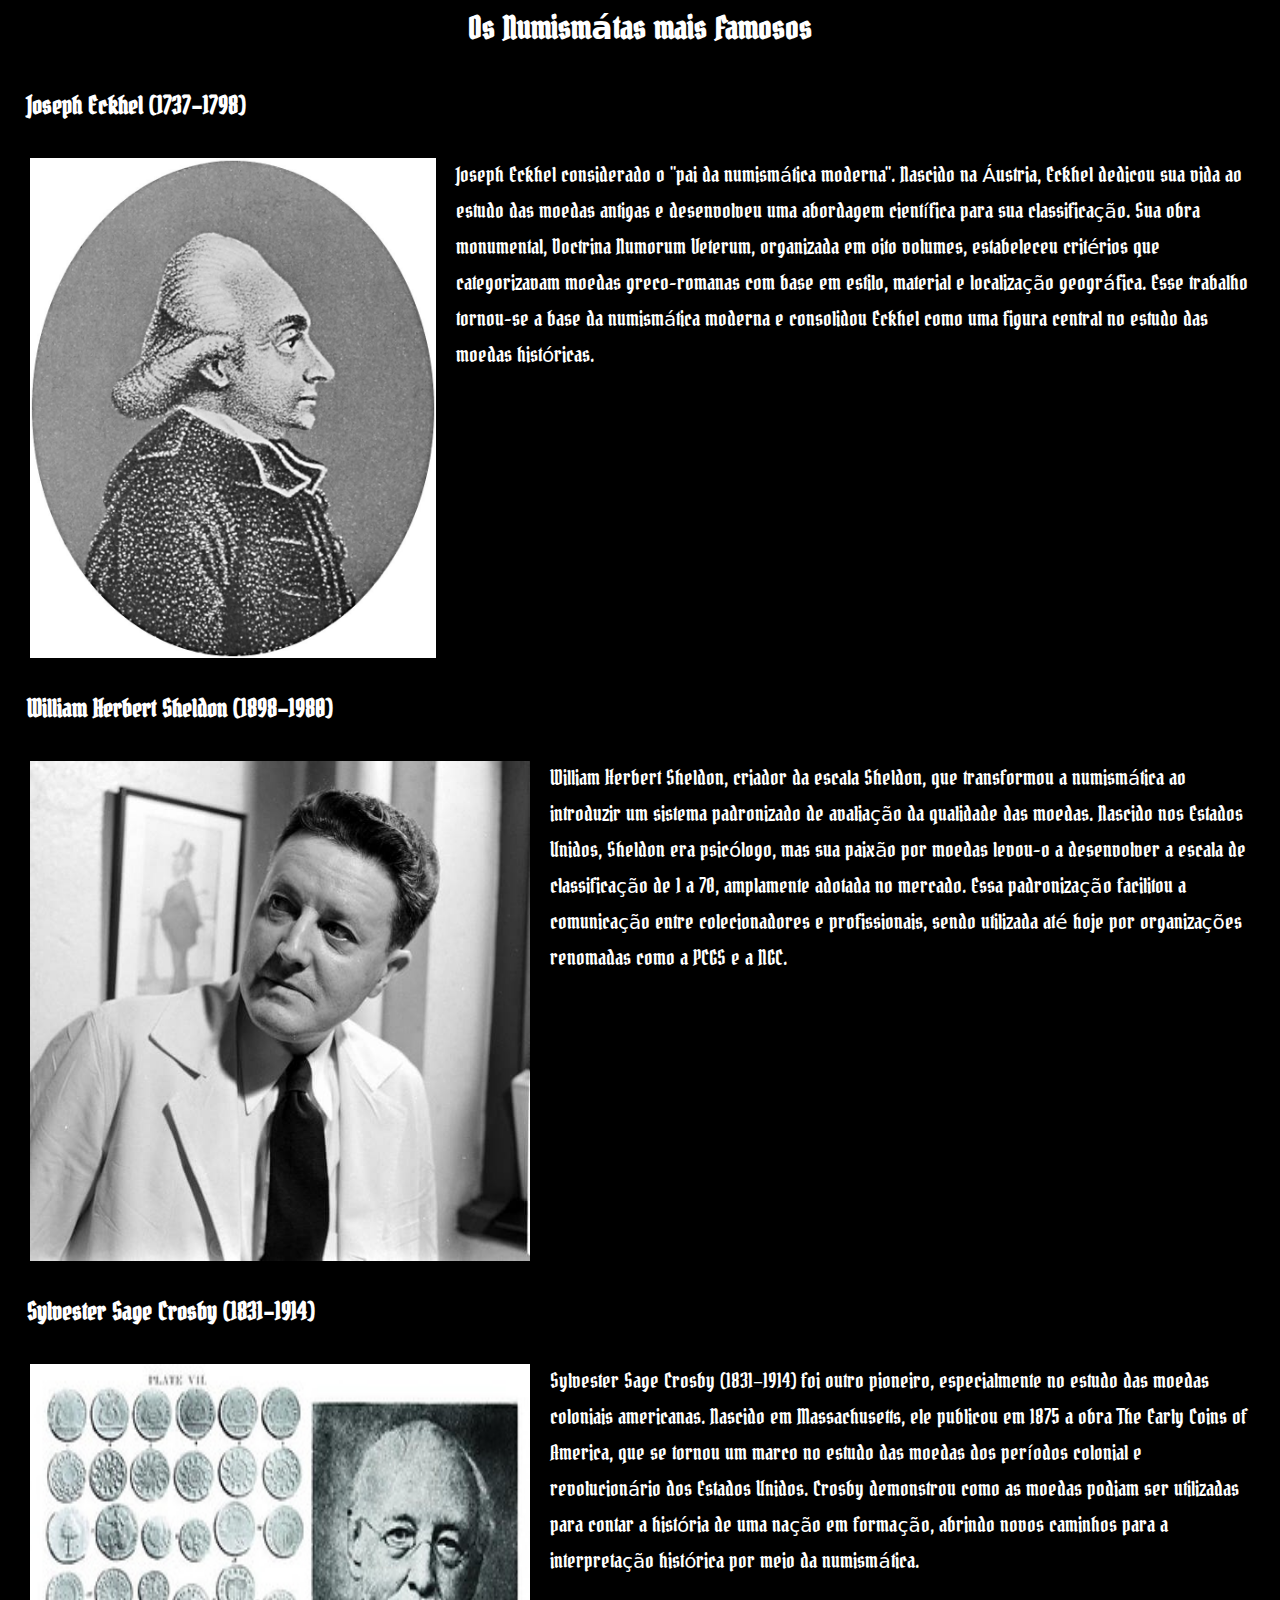
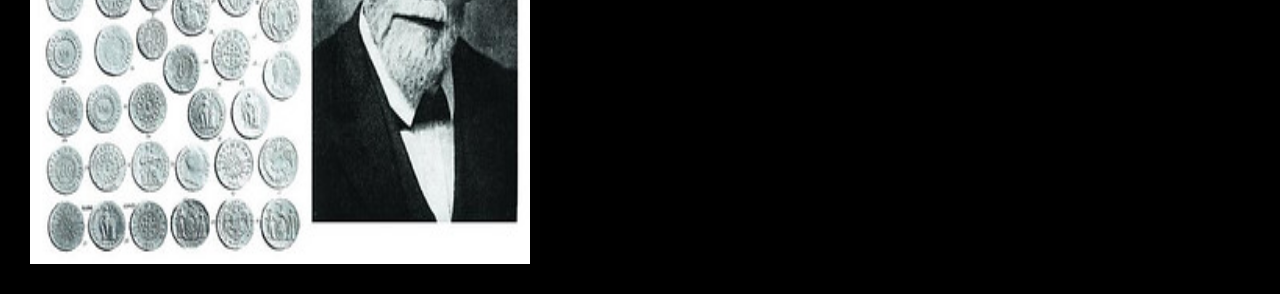
<file: numismata_definitivo/colecionaveis.html>
<!DOCTYPE html>
<html lang="pt-br">
<head>
    <meta charset="UTF-8">
    <meta name="viewport" content="width=device-width, initial-scale=1.0">
    <title>Colecionaveis</title>
    <link rel="stylesheet" href="css/colecionadores.css">
    <link rel="preconnect" href="https://fonts.googleapis.com">
<link rel="preconnect" href="https://fonts.gstatic.com" crossorigin>
<link href="https://fonts.googleapis.com/css2?family=Bokor&display=swap" rel="stylesheet">
</head>
<body>
    <header><h1>Os Numismátas mais Famosos</h1></header>
    <main>
        <section>
            <h2>Joseph Eckhel (1737–1798)</h2>
    
            <div class="container01">
                <img src="img/Joseph_Hilarius_Eckhel.jpg" alt="josephhilarius" height="500px">

                <p>Joseph Eckhel considerado o "pai da numismática moderna". Nascido na Áustria, Eckhel dedicou sua vida ao estudo das moedas antigas e desenvolveu uma abordagem científica para sua classificação. Sua obra monumental, Doctrina Numorum Veterum, organizada em oito volumes, estabeleceu critérios que categorizavam moedas greco-romanas com base em estilo, material e localização geográfica. Esse trabalho tornou-se a base da numismática moderna e consolidou Eckhel como uma figura central no estudo das moedas históricas.</p>
            </div>

            <h2>William Herbert Sheldon (1898–1980)</h2>

            <div class="container02">

                <img src="img/william_herbert_sheldon.jpg" alt="sheldon" height="500px" width="500px">

                <p>William Herbert Sheldon, criador da escala Sheldon, que transformou a numismática ao introduzir um sistema padronizado de avaliação da qualidade das moedas. Nascido nos Estados Unidos, Sheldon era psicólogo, mas sua paixão por moedas levou-o a desenvolver a escala de classificação de 1 a 70, amplamente adotada no mercado. Essa padronização facilitou a comunicação entre colecionadores e profissionais, sendo utilizada até hoje por organizações renomadas como a PCGS e a NGC.</p>

            </div>

            <h2>Sylvester Sage Crosby (1831–1914)</h2>

            <div class="container03">

                <img src="img/sylvester_sage.jpg" alt="sylvester" height="500px" width="500px">

                <p>Sylvester Sage Crosby (1831–1914) foi outro pioneiro, especialmente no estudo das moedas coloniais americanas. Nascido em Massachusetts, ele publicou em 1875 a obra The Early Coins of America, que se tornou um marco no estudo das moedas dos períodos colonial e revolucionário dos Estados Unidos. Crosby demonstrou como as moedas podiam ser utilizadas para contar a história de uma nação em formação, abrindo novos caminhos para a interpretação histórica por meio da numismática.</p>



            </div>
    
    </section></main>
    <footer></footer>
</body>
</html>
</file>
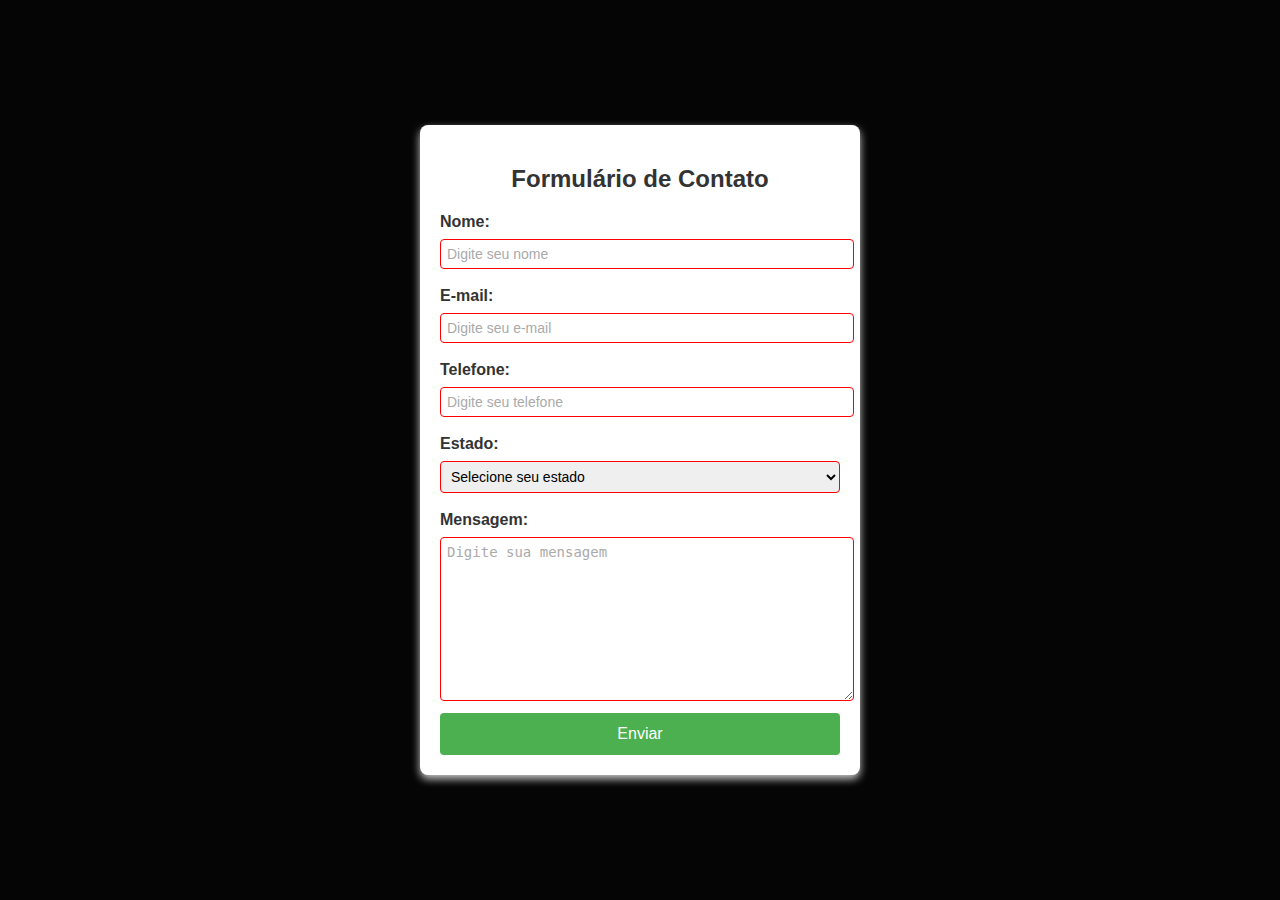
<file: numismata_definitivo/formulario.html>
<!DOCTYPE html>
<html lang="pt-br">
<head>
    <meta charset="UTF-8">
    <meta name="viewport" content="width=device-width, initial-scale=1.0">
    <title>Formulário de Contato</title>
    <link rel="stylesheet" href="css/form.css"> <!-- Referência para o arquivo CSS -->
    <script src="javascript/javinha.js"></script>
</head>
<body>
    <div class="form-container">
        <h2>Formulário de Contato</h2>
        <form id="contactForm" onsubmit="return validateForm()">
            <label for="name">Nome:</label>
            <input type="text" id="name" name="name" required placeholder="Digite seu nome">

            <label for="email">E-mail:</label>
            <input type="email" id="email" name="email" required placeholder="Digite seu e-mail">

            <label for="phone">Telefone:</label>
            <input type="tel" id="phone" name="phone" required placeholder="Digite seu telefone" pattern="^\(\d{2}\)\s\d{4,5}-\d{4}$" title="Formato: (XX) XXXXX-XXXX">

            <label for="state">Estado:</label>
            <select id="state" name="state" required>
                <option value="">Selecione seu estado</option>
                <option value="SP">São Paulo</option>
                <option value="RJ">Rio de Janeiro</option>
                <option value="MG">Minas Gerais</option>
                <option value="BA">Bahia</option>
                <option value="PR">Paraná</option>
                <option value="RS">Rio Grande do Sul</option>
                <option value="SC">Santa Catarina</option>
                <!-- Adicione mais estados conforme necessário -->
            </select>

            <label for="message">Mensagem:</label>
            <textarea id="message" name="message" required placeholder="Digite sua mensagem"></textarea>

            <button type="submit">Enviar</button>
        </form>
    </div>

</body>
</html>
</file>
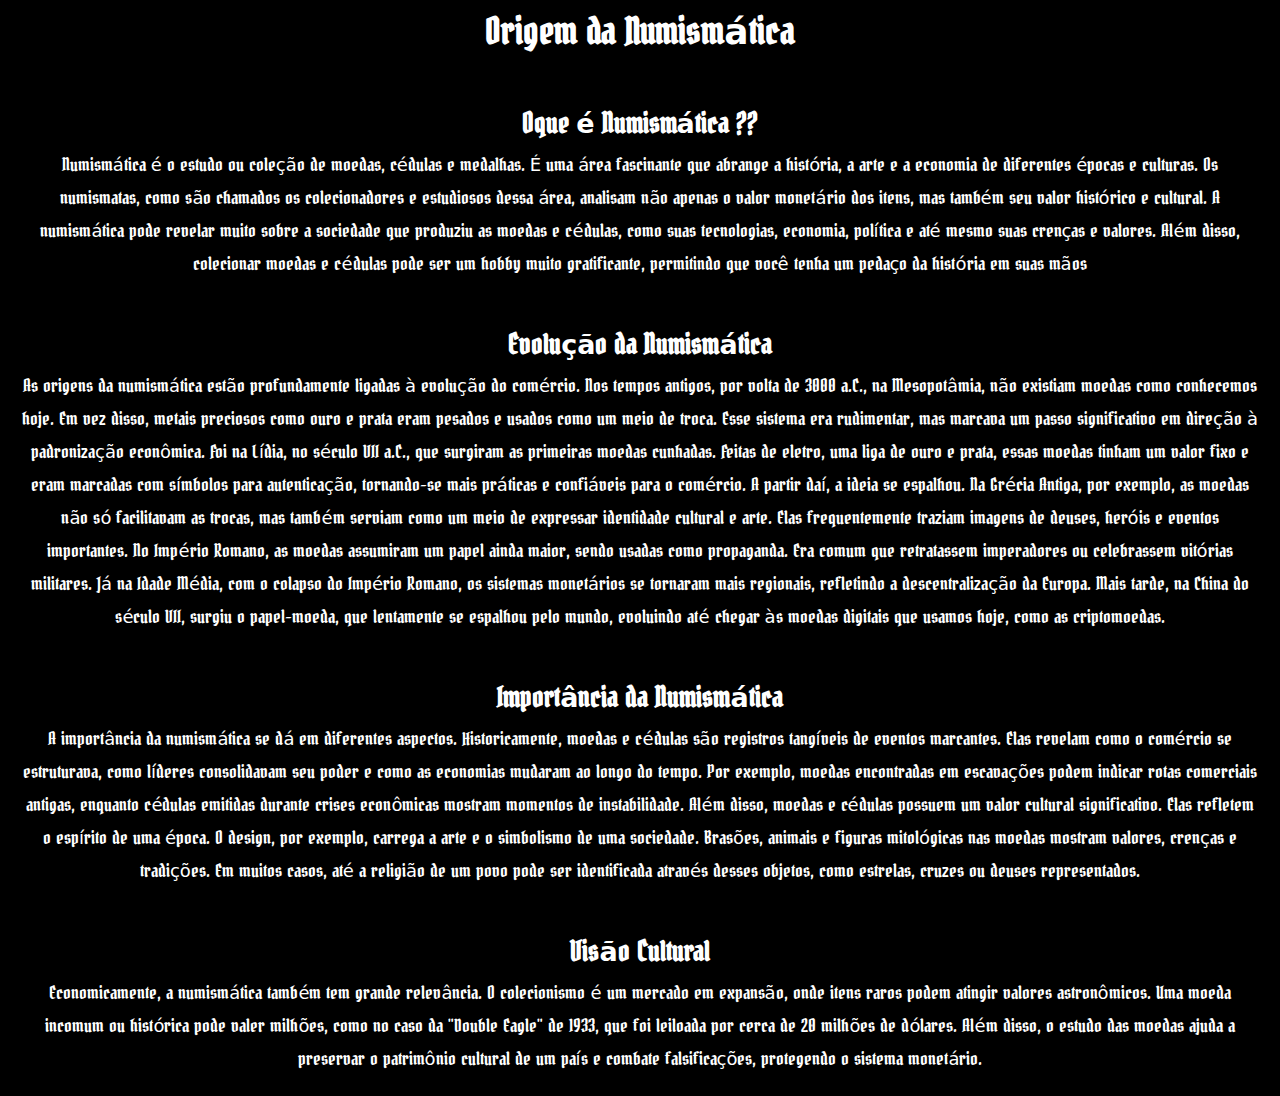
<file: numismata_definitivo/historia.html>
<!DOCTYPE html>
<html lang="pt-br">
<head>
    <meta charset="UTF-8">
    <meta http-equiv="X-UA-Compatible" content="IE=edge">
    <meta name="viewport" content="width=device-width, initial-scale=1.0">
    <link rel="stylesheet" href="css/historia.css">
    <link rel="preconnect" href="https://fonts.googleapis.com">
    <link rel="preconnect" href="https://fonts.gstatic.com" crossorigin>
    <link href="https://fonts.googleapis.com/css2?family=Bokor&display=swap" rel="stylesheet">
    <title>História</title>
</head>
<body>
    <header><h1>Origem da Numismática</h1></header>

    <main>

        <div class="container02">

            <h2>Oque é Numismática ??</h2>

            <p>Numismática é o estudo ou coleção de moedas, cédulas e medalhas. É uma área fascinante que abrange a história, a arte e a economia de diferentes épocas e culturas. Os numismatas, como são chamados os colecionadores e estudiosos dessa área, analisam não apenas o valor monetário dos itens, mas também seu valor histórico e cultural.

                A numismática pode revelar muito sobre a sociedade que produziu as moedas e cédulas, como suas tecnologias, economia, política e até mesmo suas crenças e valores. Além disso, colecionar moedas e cédulas pode ser um hobby muito gratificante, permitindo que você tenha um pedaço da história em suas mãos</p>
                
                </div>

                <div class="container03"><h2>Evolução da Numismática</h2>
                
                    <p>As origens da numismática estão profundamente ligadas à evolução do comércio. Nos tempos antigos, por volta de 3000 a.C., na Mesopotâmia, não existiam moedas como conhecemos hoje. Em vez disso, metais preciosos como ouro e prata eram pesados e usados como um meio de troca. Esse sistema era rudimentar, mas marcava um passo significativo em direção à padronização econômica.

                        Foi na Lídia, no século VII a.C., que surgiram as primeiras moedas cunhadas. Feitas de eletro, uma liga de ouro e prata, essas moedas tinham um valor fixo e eram marcadas com símbolos para autenticação, tornando-se mais práticas e confiáveis para o comércio. A partir daí, a ideia se espalhou. Na Grécia Antiga, por exemplo, as moedas não só facilitavam as trocas, mas também serviam como um meio de expressar identidade cultural e arte. Elas frequentemente traziam imagens de deuses, heróis e eventos importantes.
                        
                        No Império Romano, as moedas assumiram um papel ainda maior, sendo usadas como propaganda. Era comum que retratassem imperadores ou celebrassem vitórias militares. Já na Idade Média, com o colapso do Império Romano, os sistemas monetários se tornaram mais regionais, refletindo a descentralização da Europa. Mais tarde, na China do século VII, surgiu o papel-moeda, que lentamente se espalhou pelo mundo, evoluindo até chegar às moedas digitais que usamos hoje, como as criptomoedas.</p>
                </div>

                <div class="container04"><h2>Importância da Numismática</h2>
                <p>A importância da numismática se dá em diferentes aspectos. Historicamente, moedas e cédulas são registros tangíveis de eventos marcantes. Elas revelam como o comércio se estruturava, como líderes consolidavam seu poder e como as economias mudaram ao longo do tempo. Por exemplo, moedas encontradas em escavações podem indicar rotas comerciais antigas, enquanto cédulas emitidas durante crises econômicas mostram momentos de instabilidade.

                    Além disso, moedas e cédulas possuem um valor cultural significativo. Elas refletem o espírito de uma época. O design, por exemplo, carrega a arte e o simbolismo de uma sociedade. Brasões, animais e figuras mitológicas nas moedas mostram valores, crenças e tradições. Em muitos casos, até a religião de um povo pode ser identificada através desses objetos, como estrelas, cruzes ou deuses representados.</p>
                
                </div>
    
                <div class="container05">

                    <h2>Visão Cultural</h2>

                    <p>Economicamente, a numismática também tem grande relevância. O colecionismo é um mercado em expansão, onde itens raros podem atingir valores astronômicos. Uma moeda incomum ou histórica pode valer milhões, como no caso da "Double Eagle" de 1933, que foi leiloada por cerca de 20 milhões de dólares. Além disso, o estudo das moedas ajuda a preservar o patrimônio cultural de um país e combate falsificações, protegendo o sistema monetário.</p>

                </div>
    

    </main>
    
</body>
</html>
</file>
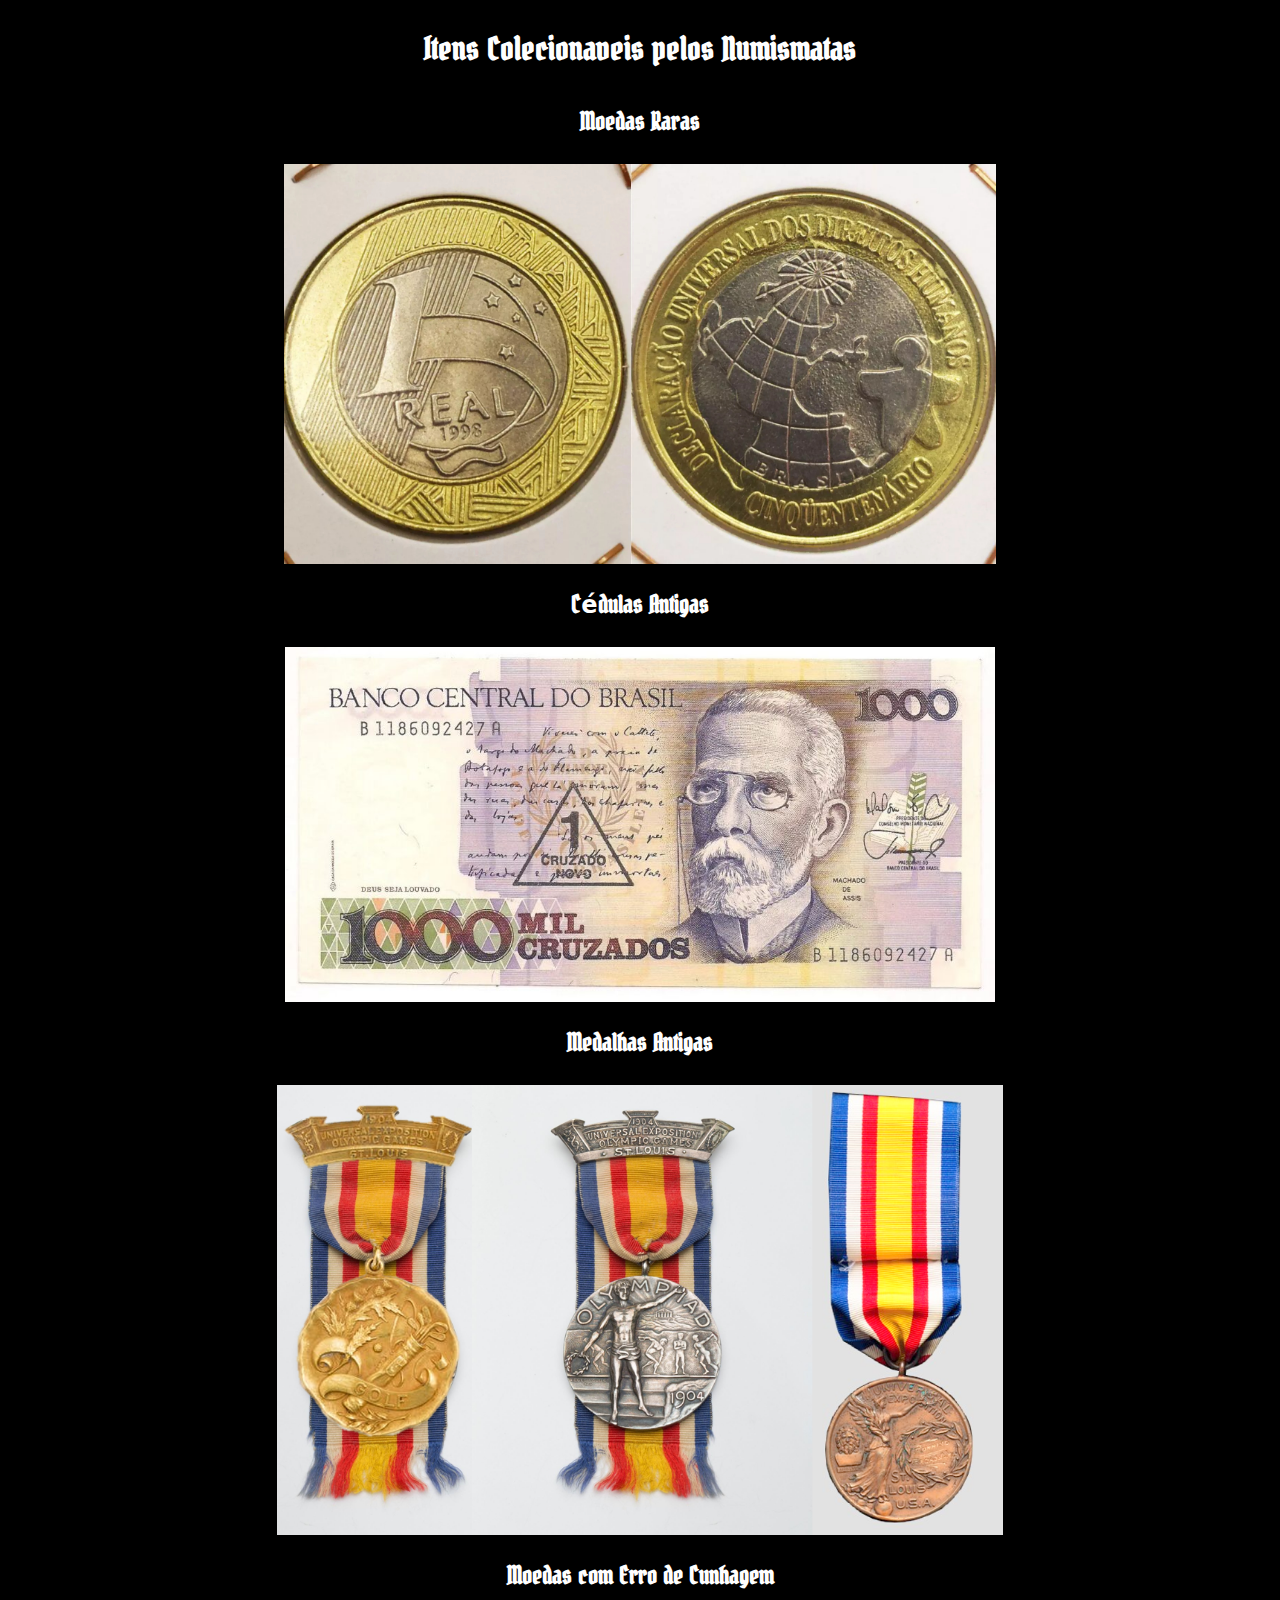
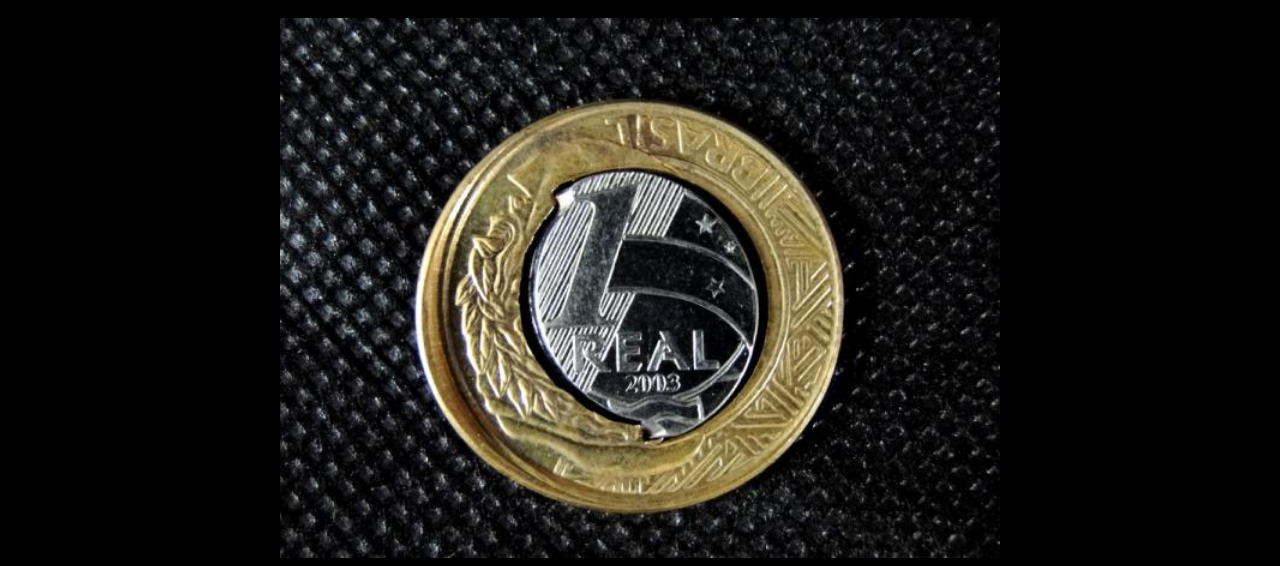
<file: numismata_definitivo/itenscolecionaveis.html>
<!DOCTYPE html>
<html lang="pt-br">
<head>
    <meta charset="UTF-8">
    <meta http-equiv="X-UA-Compatible" content="IE=edge">
    <meta name="viewport" content="width=device-width, initial-scale=1.0">
    <link rel="stylesheet" href="css/itens.css">
    <link rel="preconnect" href="https://fonts.googleapis.com">
<link rel="preconnect" href="https://fonts.gstatic.com" crossorigin>
<link href="https://fonts.googleapis.com/css2?family=Bokor&display=swap" rel="stylesheet">
    <title>Itens Colecionaveis</title>
</head>
<body>
    <header><h1>Itens Colecionaveis pelos Numismatas</h1></header>
    <main>
        
        <div class="titulo"><h2>Moedas Raras</h2></div>

        <div class="container01"><img src="img/moedabr.jpg" alt="moeda" height="400px"></div>

        <section class="titulo2"><h2>Cédulas Antigas</h2></section>

        <div class="container02"><img src="img/dinheiro.jpg" alt="cedulas" height="355px"></div>

        <section class="titulo03"><h2>Medalhas Antigas</h2></section>

        <div class="container03"><img src="img/medalhas2.png" alt="medalhas" height="450px"></div>

        <section class="titulo04"><h2>Moedas com Erro de Cunhagem</h2></section>

        <div class="container04"><img src="img/cunhagem02.jpg" alt="cunhagem" height="540px"></div>


    </main>
    <footer></footer>
</body>
</html>
</file>
<file: numismata_definitivo/css/colecionadores.css>
* {

    margin: 0;
    padding: 0;
}

body{
    background-color: black;
    color: white;
    font-family:"Bokor", system-ui;
}

h1{

    text-align: center;
    
}

h2{
    margin: 27px;
}


.container01{

    margin: 30px;
    display: flex;
    font-size: 20px;
    text-justify: auto;
    
    
    
}





.container02{

    margin: 30px;
    display: flex;
    font-size: 20px;
    text-justify: auto;
    
}


img{
    padding-right: 20px;
   
}

.container03{

    margin: 30px;
    display: flex;
    font-size: 20px;
    text-justify: auto;
}
</file>
<file: numismata_definitivo/css/form.css>
body {
    font-family: Arial, sans-serif;
    background-color: #050505;
    display: flex;
    justify-content: center;
    align-items: center;
    height: 100vh;
    margin: 0;
}

.form-container {
    background-color: #fff;
    padding: 20px;
    border-radius: 8px;
    box-shadow: 0 4px 8px rgba(206, 206, 206, 0.993);
    width: 100%;
    max-width: 400px;
}

h2 {
    text-align: center;
    margin-bottom: 20px;
    color: #333;
}

label {
    font-weight: bold;
    margin-top: 10px;
    display: block;
    color: #333;
}

input, textarea, select {
    width: 100%;
    padding: 6px;
    margin: 8px 0;
    border: 1px solid #ccc;
    border-radius: 4px;
    font-size: 14px;
}

input:focus, textarea:focus, select:focus {
    border-color: #4CAF50;
    outline: none;
}

button {
    width: 100%;
    padding: 12px;
    background-color: #4CAF50;
    color: white;
    border: none;
    border-radius: 4px;
    cursor: pointer;
    font-size: 16px;
}

button:hover {
    background-color: #45a049;
}

input:invalid, textarea:invalid, select:invalid {
    border-color: red;
}

input:required:valid, textarea:required:valid, select:required:valid {
    border-color: #4CAF50;
}

input::placeholder, textarea::placeholder {
    color: #aaa;
}

textarea {
    height: 150px;
}

select {
    font-size: 14px;
}

/* Para responsividade em dispositivos móveis */
@media (max-width: 500px) {
    .form-container {
        padding: 15px;
    }
}
</file>
<file: numismata_definitivo/css/historia.css>
*{
    margin: 0;
    padding: 0;
}



body{
    background-color: black;
    color: white;
    font-family:"Bokor", system-ui;
    font-size: 18px;

}
h1{
    text-align: center;
    
}


.container02{
    text-align: center;
    text-justify: auto;
    margin-top: 15px;
    padding: 20px;

}

.container03{

    text-align: center;
    text-justify: auto;
    padding: 20px;
}

.container04{
    text-align: center;
    text-justify: auto;
    padding: 20px;

}

.container05{

    text-align: center;
    text-justify: auto;
    padding: 20px;
}
</file>
<file: numismata_definitivo/css/itens.css>
body{
    background-color: black;
    color: white;
    font-family:"Bokor", system-ui;

}

h1{
    text-align: center;
}
h2{

    text-align: center;
}

.container01{
    
    margin-top: 20px;
    display: flex;
    justify-content: center;
   
}

.container02{

    margin-top: 20px;
    display: flex;
    justify-content: center;
}

.container03{

    margin-top: 20px;
    display: flex;
    justify-content: center;
}

.container04{

    margin-top: 20px;
    display: flex;
    justify-content: center;
}
</file>
